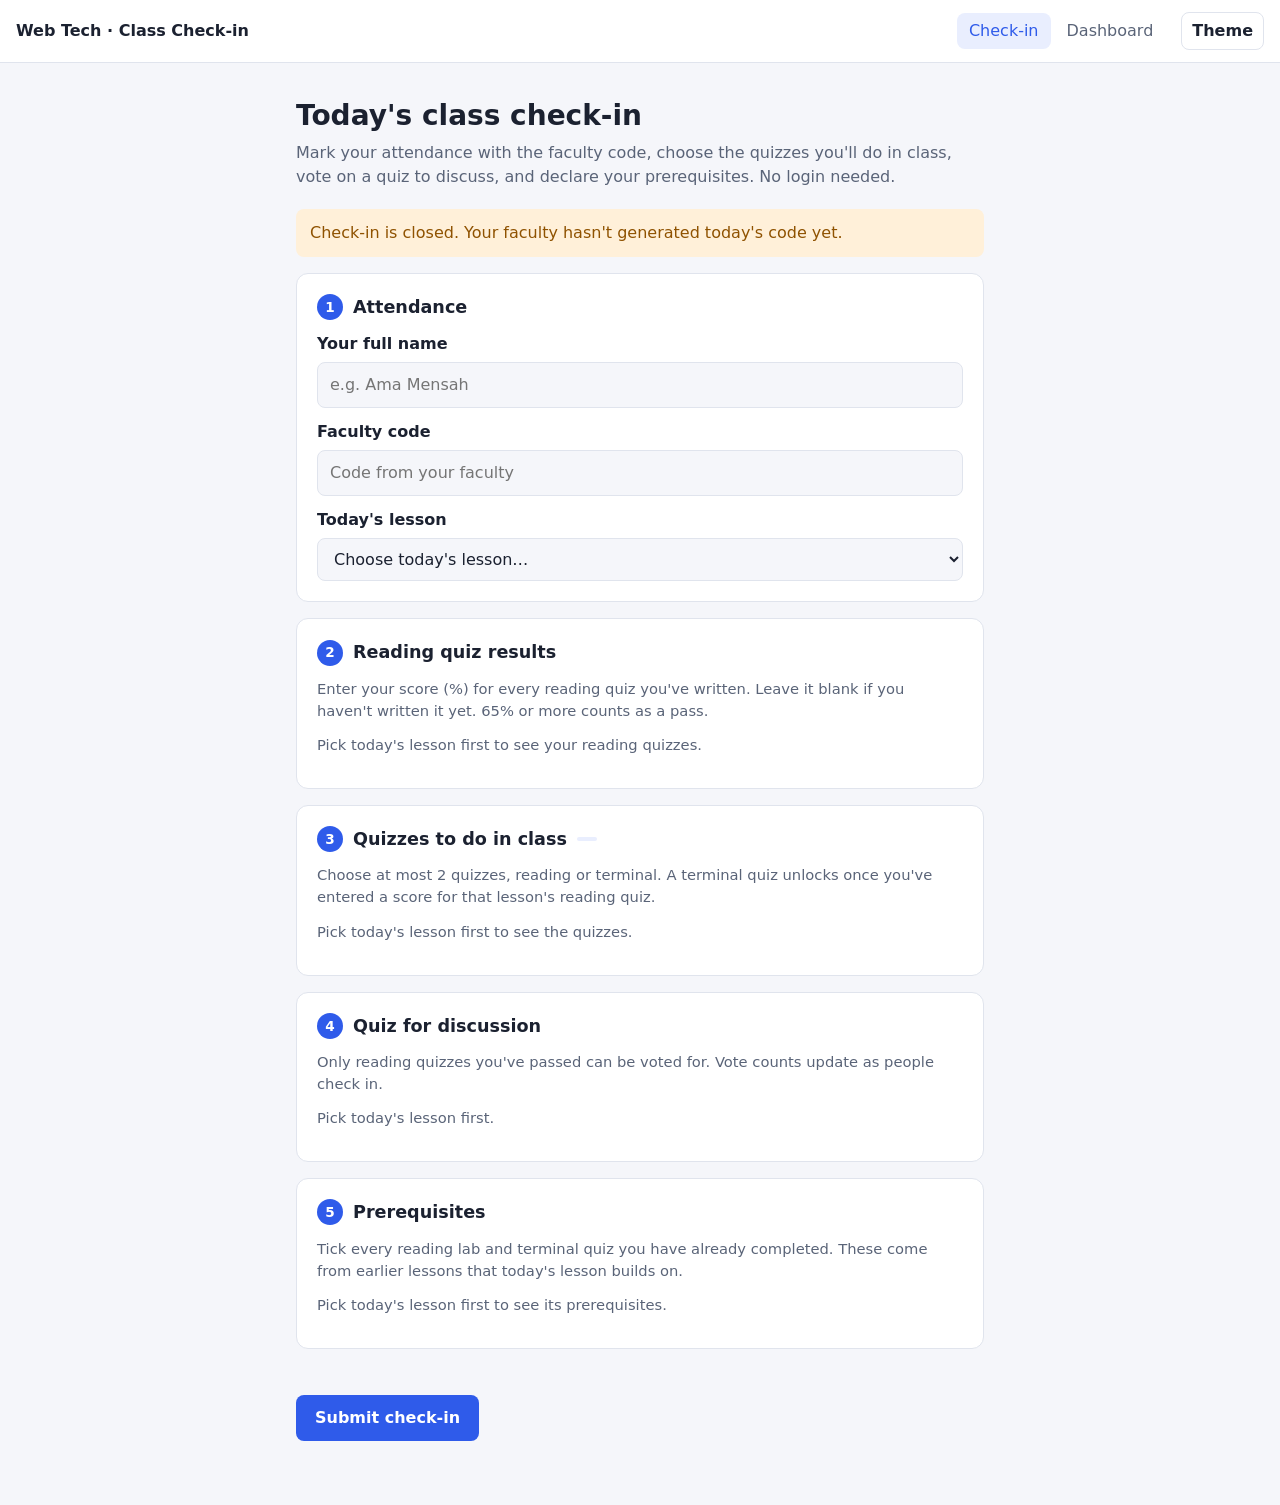
<file: index.html>
<!DOCTYPE html>
<html lang="en">
<head>
  <meta charset="UTF-8">
  <meta name="viewport" content="width=device-width, initial-scale=1">
  <title>Class Check-in · Web Tech</title>
  <link rel="stylesheet" href="style.css">
</head>
<body data-page="checkin">
  <header class="topbar">
    <div class="brand">Web Tech · Class Check-in</div>
    <nav aria-label="Main">
      <a href="index.html" class="active" aria-current="page">Check-in</a>
      <a href="dashboard.html">Dashboard</a>
    </nav>
    <button id="theme" class="ghost icon" type="button" aria-label="Toggle dark mode">Theme</button>
  </header>

  <main class="container">
    <h1>Today's class check-in</h1>
    <p class="lede">Mark your attendance with the faculty code, choose the quizzes you'll do in class, vote on a quiz to discuss, and declare your prerequisites. No login needed.</p>

    <p id="notice" class="banner warn hidden" role="status">Check-in is closed. Your faculty hasn't generated today's code yet.</p>

    <form id="checkin-form" novalidate>
      <section class="card">
        <h2><span class="step">1</span> Attendance</h2>
        <label for="name">Your full name</label>
        <input id="name" type="text" autocomplete="name" placeholder="e.g. Ama Mensah" maxlength="60" required>

        <label for="code">Faculty code</label>
        <input id="code" type="text" autocomplete="off" autocapitalize="characters" spellcheck="false" placeholder="Code from your faculty" maxlength="12" required>

        <label for="lesson">Today's lesson</label>
        <select id="lesson" required></select>
      </section>

      <section class="card">
        <h2><span class="step">2</span> Reading quiz results</h2>
        <p class="hint">Enter your score (%) for every reading quiz you've written. Leave it blank if you haven't written it yet. <span class="pass-note"></span></p>
        <div id="scores"></div>
      </section>

      <section class="card">
        <h2><span class="step">3</span> Quizzes to do in class <span id="class-count" class="pill"></span></h2>
        <p class="hint">Choose at most <span class="max-note"></span> quizzes, reading or terminal. A terminal quiz unlocks once you've entered a score for that lesson's reading quiz.</p>
        <div id="classquizzes"></div>
      </section>

      <section class="card">
        <h2><span class="step">4</span> Quiz for discussion</h2>
        <p class="hint">Only reading quizzes you've passed can be voted for. Vote counts update as people check in.</p>
        <div id="discussion"></div>
      </section>

      <section class="card">
        <h2><span class="step">5</span> Prerequisites</h2>
        <p class="hint">Tick every reading lab and terminal quiz you have already completed. These come from earlier lessons that today's lesson builds on.</p>
        <div id="prereqs"></div>
        <div id="status" class="banner hidden" aria-live="polite"></div>
      </section>

      <p id="error" class="error" role="alert"></p>
      <button type="submit" class="primary">Submit check-in</button>
    </form>

    <section id="done" class="card hidden" aria-live="polite">
      <h2 id="done-title">You're checked in</h2>
      <div id="done-text"></div>
      <div class="actions">
        <a class="button primary" href="dashboard.html">View dashboard</a>
        <button id="another" class="ghost" type="button">Check in someone else</button>
      </div>
    </section>
  </main>

  <script src="data.js"></script>
  <script src="script.js"></script>
</body>
</html>
</file>
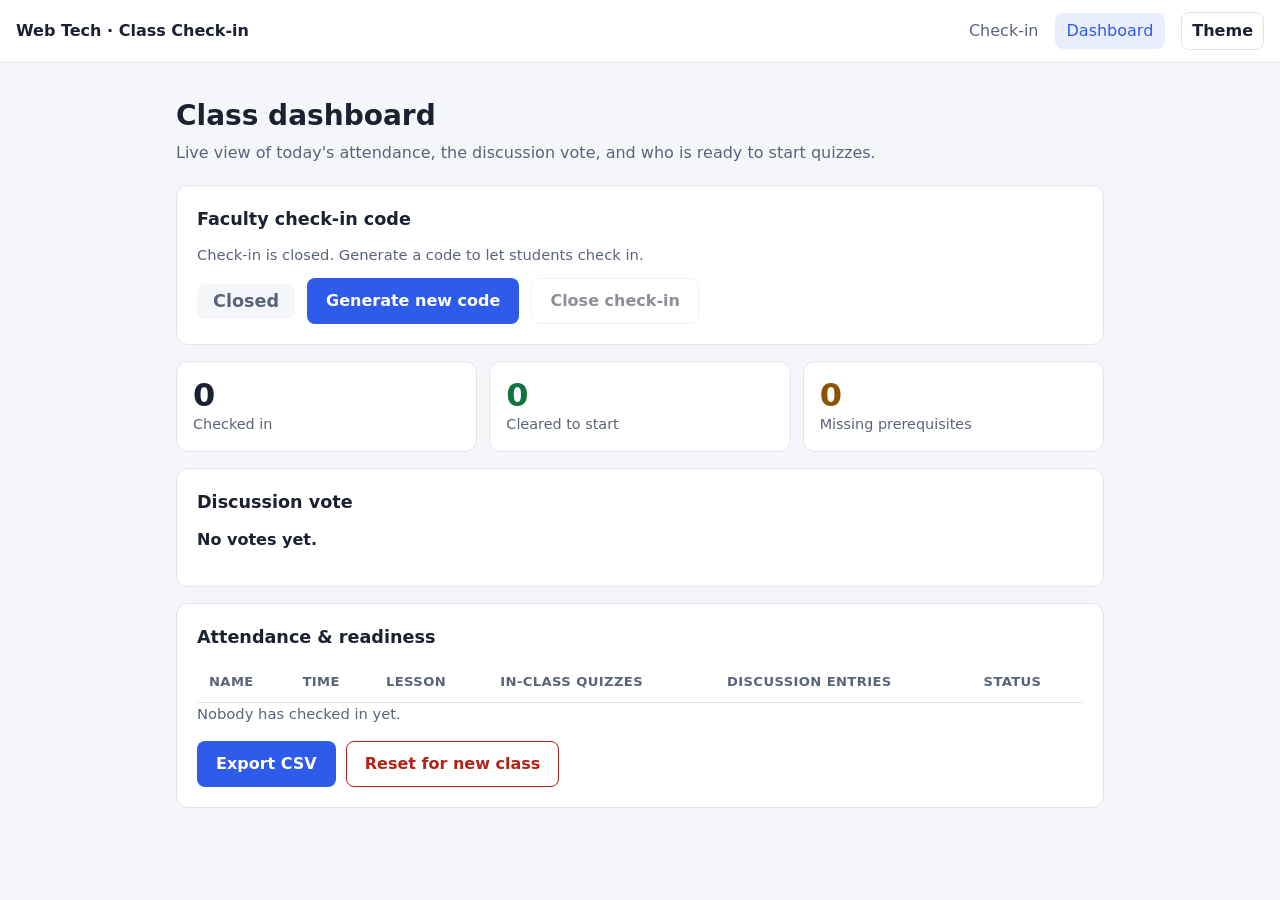
<file: dashboard.html>
<!DOCTYPE html>
<html lang="en">
<head>
  <meta charset="UTF-8">
  <meta name="viewport" content="width=device-width, initial-scale=1">
  <title>Class Dashboard · Web Tech</title>
  <link rel="stylesheet" href="style.css">
</head>
<body data-page="dashboard">
  <header class="topbar">
    <div class="brand">Web Tech · Class Check-in</div>
    <nav aria-label="Main">
      <a href="index.html">Check-in</a>
      <a href="dashboard.html" class="active" aria-current="page">Dashboard</a>
    </nav>
    <button id="theme" class="ghost icon" type="button" aria-label="Toggle dark mode">Theme</button>
  </header>

  <main class="container wide">
    <h1>Class dashboard</h1>
    <p class="lede">Live view of today's attendance, the discussion vote, and who is ready to start quizzes.</p>

    <section class="card">
      <h2>Faculty check-in code</h2>
      <p id="code-help" class="hint"></p>
      <div class="code-row">
        <span id="code" class="code" aria-live="polite">Closed</span>
        <button id="new-code" class="primary" type="button">Generate new code</button>
        <button id="close-code" class="ghost" type="button">Close check-in</button>
      </div>
    </section>

    <div class="stats">
      <div class="stat"><span class="stat-num" id="stat-total">0</span><span class="stat-label">Checked in</span></div>
      <div class="stat ok"><span class="stat-num" id="stat-ready">0</span><span class="stat-label">Cleared to start</span></div>
      <div class="stat warn"><span class="stat-num" id="stat-missing">0</span><span class="stat-label">Missing prerequisites</span></div>
    </div>

    <section class="card">
      <h2>Discussion vote</h2>
      <p id="winner" class="winner"></p>
      <div id="bars" class="bars"></div>
    </section>

    <section class="card">
      <h2>Attendance &amp; readiness</h2>
      <div class="table-wrap">
        <table>
          <thead>
            <tr><th>Name</th><th>Time</th><th>Lesson</th><th>In-class quizzes</th><th>Discussion entries</th><th>Status</th></tr>
          </thead>
          <tbody id="rows"></tbody>
        </table>
      </div>
      <p id="empty" class="hint hidden">Nobody has checked in yet.</p>
      <div class="actions">
        <button id="export" class="primary" type="button">Export CSV</button>
        <button id="reset" class="danger" type="button">Reset for new class</button>
      </div>
    </section>
  </main>

  <script src="data.js"></script>
  <script src="script.js"></script>
</body>
</html>
</file>
<file: style.css>
:root {
  --bg: #f5f6fa;
  --card: #ffffff;
  --text: #1b2130;
  --muted: #5a6478;
  --line: #e0e4ed;
  --accent: #2f5bea;
  --accent-ink: #ffffff;
  --accent-soft: #e9eefe;
  --ok: #11743f;
  --ok-bg: #e3f5eb;
  --warn: #8f5200;
  --warn-bg: #fff0d9;
  --err: #b42318;
  --radius: 12px;
}

:root[data-theme="dark"] {
  --bg: #0f1219;
  --card: #171c26;
  --text: #e8ecf4;
  --muted: #9aa5ba;
  --line: #2a3243;
  --accent: #7a97ff;
  --accent-ink: #0b1020;
  --accent-soft: #1d2640;
  --ok: #55d18f;
  --ok-bg: #11301f;
  --warn: #f2b960;
  --warn-bg: #352710;
  --err: #ff8f85;
}

* { box-sizing: border-box; }

body {
  margin: 0;
  background: var(--bg);
  color: var(--text);
  font-family: system-ui, -apple-system, "Segoe UI", Roboto, sans-serif;
  line-height: 1.5;
}

.hidden { display: none !important; }

/* ---------- top bar ---------- */
.topbar {
  display: flex;
  align-items: center;
  gap: 16px;
  padding: 12px 16px;
  background: var(--card);
  border-bottom: 1px solid var(--line);
  position: sticky;
  top: 0;
  z-index: 10;
}
.brand { font-weight: 700; flex: 1; }
nav { display: flex; gap: 4px; }
nav a {
  color: var(--muted);
  text-decoration: none;
  padding: 6px 12px;
  border-radius: 8px;
  font-weight: 500;
}
nav a:hover { color: var(--text); background: var(--accent-soft); }
nav a.active { color: var(--accent); background: var(--accent-soft); }

/* ---------- layout ---------- */
.container { max-width: 720px; margin: 0 auto; padding: 24px 16px 64px; }
.container.wide { max-width: 960px; }
h1 { font-size: 1.75rem; margin: 8px 0 4px; }
h2 { font-size: 1.1rem; margin: 0 0 12px; display: flex; align-items: center; gap: 10px; }
h3 { font-size: 0.95rem; margin: 14px 0 6px; color: var(--muted); }
.lede { color: var(--muted); margin: 0 0 20px; }
.hint { color: var(--muted); font-size: 0.92rem; margin: 0 0 12px; }

.card {
  background: var(--card);
  border: 1px solid var(--line);
  border-radius: var(--radius);
  padding: 20px;
  margin-bottom: 16px;
}

.step {
  display: inline-grid;
  place-items: center;
  width: 26px;
  height: 26px;
  border-radius: 50%;
  background: var(--accent);
  color: var(--accent-ink);
  font-size: 0.85rem;
}

/* ---------- form controls ---------- */
label { display: block; font-weight: 600; margin: 12px 0 6px; }
input[type="text"], input[type="number"], select {
  width: 100%;
  padding: 10px 12px;
  font: inherit;
  color: var(--text);
  background: var(--bg);
  border: 1px solid var(--line);
  border-radius: 8px;
}
input[type="text"]:focus, input[type="number"]:focus, select:focus, button:focus-visible, a:focus-visible, .choice:focus-within {
  outline: 2px solid var(--accent);
  outline-offset: 2px;
}

.choices { display: grid; gap: 8px; }
.choice {
  display: flex;
  align-items: center;
  gap: 10px;
  margin: 0;
  padding: 10px 12px;
  font-weight: 500;
  border: 1px solid var(--line);
  border-radius: 8px;
  cursor: pointer;
}
.choice:hover { background: var(--accent-soft); }
.choice:has(input:checked) { border-color: var(--accent); background: var(--accent-soft); }
.choice input { accent-color: var(--accent); width: 18px; height: 18px; flex: none; }
.choice-text { flex: 1; }

.pill {
  font-size: 0.78rem;
  font-weight: 600;
  padding: 2px 10px;
  border-radius: 999px;
  background: var(--accent-soft);
  color: var(--accent);
  white-space: nowrap;
}
.pill.ok { background: var(--ok-bg); color: var(--ok); }
.pill.warn { background: var(--warn-bg); color: var(--warn); }

.tools { display: flex; gap: 8px; margin-bottom: 4px; }

/* ---------- buttons ---------- */
button, .button {
  font: inherit;
  font-weight: 600;
  padding: 10px 18px;
  border-radius: 8px;
  border: 1px solid transparent;
  cursor: pointer;
  text-decoration: none;
  display: inline-block;
}
.primary { background: var(--accent); color: var(--accent-ink); }
.primary:hover { filter: brightness(1.08); }
.ghost { background: transparent; color: var(--text); border-color: var(--line); }
.ghost:hover { background: var(--accent-soft); }
.danger { background: transparent; color: var(--err); border-color: var(--err); }
.danger:hover { background: var(--warn-bg); }
.small { padding: 5px 12px; font-size: 0.85rem; }
.icon { padding: 6px 10px; }
.actions { display: flex; flex-wrap: wrap; gap: 10px; margin-top: 16px; }

/* ---------- score and quiz rows ---------- */
.score-row, .qrow {
  display: flex;
  flex-wrap: wrap;
  align-items: center;
  gap: 8px 12px;
  padding: 8px 0;
  border-bottom: 1px solid var(--line);
}
.score-row:last-child, .qrow:last-child { border-bottom: 0; }
.row-name { flex: 1 1 220px; margin: 0; font-weight: 500; }
input.score-input { width: 96px; padding: 6px 8px; }
.score-row .pill { min-width: 92px; text-align: center; }

.chip {
  display: inline-flex;
  align-items: center;
  gap: 8px;
  margin: 0;
  padding: 6px 12px;
  font-weight: 500;
  border: 1px solid var(--line);
  border-radius: 8px;
  cursor: pointer;
}
.chip:hover { background: var(--accent-soft); }
.chip:has(input:checked) { border-color: var(--accent); background: var(--accent-soft); }
.chip:has(input:disabled) { opacity: 0.55; cursor: not-allowed; background: transparent; }
.chip input { accent-color: var(--accent); width: 16px; height: 16px; }

/* ---------- faculty code ---------- */
.code-row { display: flex; flex-wrap: wrap; align-items: center; gap: 12px; }
.code {
  font-family: ui-monospace, SFMono-Regular, Menlo, Consolas, monospace;
  font-size: 2rem;
  font-weight: 700;
  letter-spacing: 0.15em;
  padding: 4px 16px;
  border-radius: 8px;
  background: var(--accent-soft);
  color: var(--accent);
}
.code.closed { font-family: inherit; font-size: 1.1rem; letter-spacing: 0; color: var(--muted); background: var(--bg); }
button:disabled { opacity: 0.5; cursor: not-allowed; }

/* ---------- status banner ---------- */
.banner { margin-top: 16px; padding: 12px 14px; border-radius: 8px; font-weight: 500; }
.banner.ok { background: var(--ok-bg); color: var(--ok); }
.banner.warn { background: var(--warn-bg); color: var(--warn); }
.banner ul { margin: 8px 0 0; padding-left: 20px; font-weight: 400; }

.error { color: var(--err); font-weight: 600; min-height: 1.4em; margin: 0 0 8px; }

/* ---------- dashboard ---------- */
.stats { display: grid; grid-template-columns: repeat(3, 1fr); gap: 12px; margin-bottom: 16px; }
.stat {
  background: var(--card);
  border: 1px solid var(--line);
  border-radius: var(--radius);
  padding: 16px;
  display: flex;
  flex-direction: column;
}
.stat-num { font-size: 2rem; font-weight: 700; line-height: 1.1; }
.stat-label { color: var(--muted); font-size: 0.9rem; }
.stat.ok .stat-num { color: var(--ok); }
.stat.warn .stat-num { color: var(--warn); }

.winner { font-weight: 600; margin: 0 0 14px; }
.bars { display: grid; gap: 10px; }
.bar-row { display: grid; grid-template-columns: minmax(120px, 1fr) 2fr auto; gap: 12px; align-items: center; font-size: 0.92rem; }
.bar-track { background: var(--bg); border-radius: 999px; height: 14px; overflow: hidden; border: 1px solid var(--line); }
.bar-fill { height: 100%; background: var(--accent); border-radius: 999px; transition: width 0.4s ease; }
.bar-row.top .bar-fill { background: var(--ok); }
.bar-count { font-weight: 700; min-width: 2ch; text-align: right; }

.table-wrap { overflow-x: auto; }
table { width: 100%; border-collapse: collapse; font-size: 0.93rem; }
th, td { text-align: left; padding: 10px 12px; border-bottom: 1px solid var(--line); vertical-align: top; }
th { color: var(--muted); font-weight: 600; font-size: 0.82rem; text-transform: uppercase; letter-spacing: 0.03em; }
.missing { margin: 6px 0 0; padding-left: 18px; color: var(--muted); font-size: 0.85rem; }

@media (max-width: 600px) {
  .stats { grid-template-columns: 1fr; }
  .bar-row { grid-template-columns: 1fr auto; }
  .bar-track { grid-column: 1 / -1; order: 3; }
  .brand { font-size: 0.9rem; }
}

@media (prefers-reduced-motion: reduce) {
  .bar-fill { transition: none; }
}
</file>
